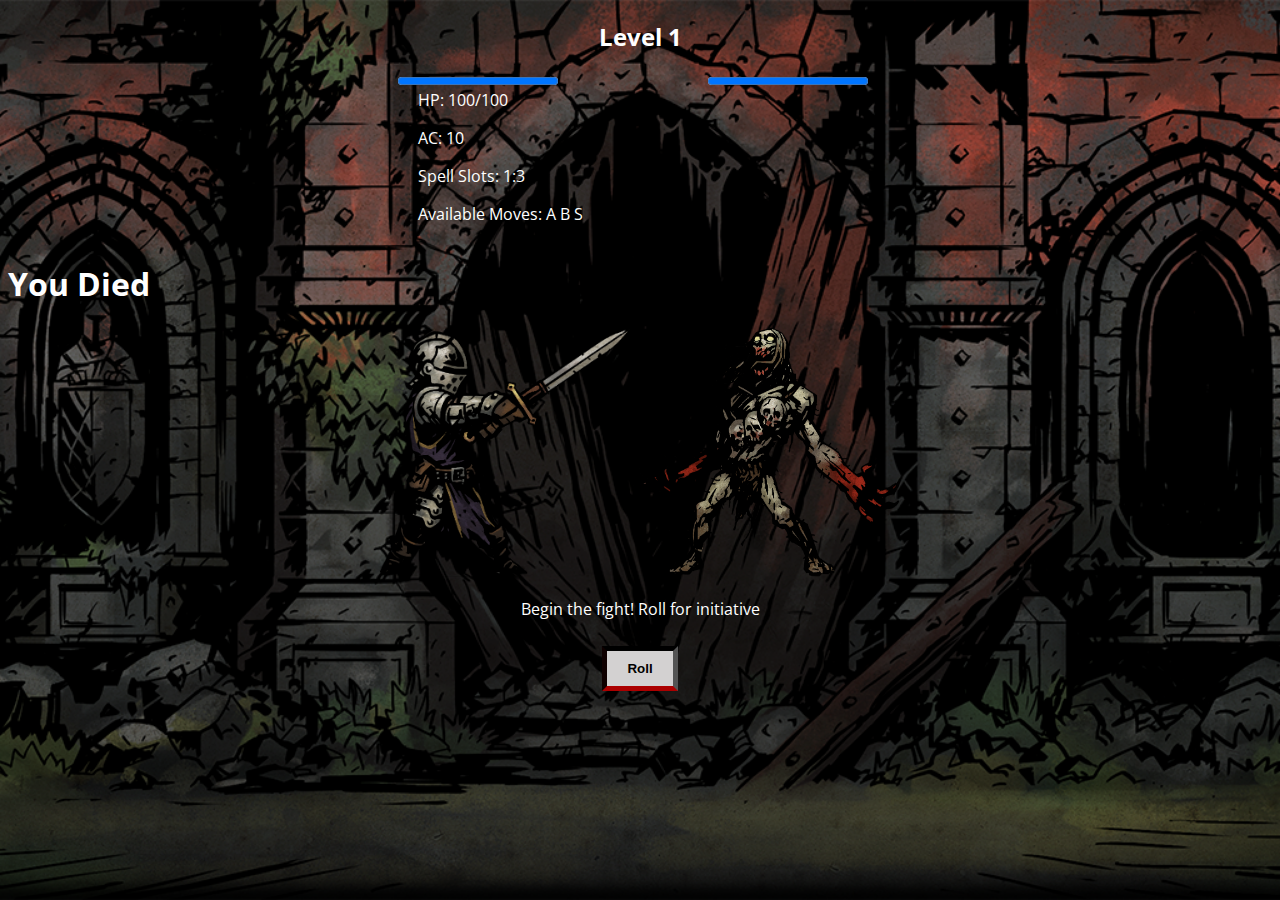
<file: Combat.html>
<!DOCTYPE html>
<html lang="en">

<head>
    <meta charset="UTF-8">
    <meta http-equiv="X-UA-Compatible" content="IE=edge">
    <meta name="viewport" content="width=device-width, initial-scale=1.0">
    <title>Document</title>

    <head>
        <link rel="stylesheet" href="style.css" />
        <link rel="preconnect" href="https://fonts.googleapis.com">
        <link rel="preconnect" href="https://fonts.gstatic.com" crossorigin>
        <link href="https://fonts.googleapis.com/css2?family=Open+Sans:wght@300&display=swap" rel="stylesheet">
        <title> HTML Game </title>
    </head>

    <!-- Title Area -->
    <header>
        <h2>
            Level 1
        </h2>
    </header>

    <!--Im a busty man-->

<body>

    <!-- HUD (Health bar, Spell Slots, Actions)-->
    <div id="HUD">
        <progress id="HealthBar" value="100" max="100"></progress><progress id="EnemyHealthBar" value="100" max="100"></progress>
        <div id="HUDText">
            <p id="HealthText" title="The amount of health the player has. 
They will die when it reaches 0">HP: 100/100</p>
            <p id="ACText" title="Armor Class: The enemies will need 
to roll higher than your AC to hit you or will miss.">AC: 10</p>
            <p id="SpellsText" title="Available Spell Slots: Each spell uses up a spell slot,
and there are different levels a spell can be cast,
higher levels dealing more damage. For example,
1:3 means you have 3 first level spell slots">Spell Slots: 1:3 </p>
            <p id="AvailableText" title="Shows the available moves you can make before you end your turn. 
A = 1 Action, B = 1 Bonus Action, S = 1 Spell">Available Moves: A B S</p>
        </div>

    </div>

    <!--Death Message-->
    <div id="DeathWindow">
        <h1>You Died</h1>
    </div>


    <!-- Character Portraits -->
    <div class="PortraitArea">
        <div class="Portait" id="PlayerPortrait">
            <img src="CrusaderImg.png" height="250">
        </div>
        <div class="Portrait" id="EnemyPortrait">
            <img src="GhoulImg.png" height="250">
        </div>
    </div>

    <!-- Text Display -->
    <div class="TextArea">
        <p id="Prompt">Begin the fight! Roll for initiative</p>
    </div>

    <!-- Initiative Container -->
    <div class="Menu" id="InitiativeArea">
        <button type="button" id="player1Roll" title="Initiative determines the order of combat turns. 
Whoever with higher initiative roll will go first" onclick='player1RollInitiative()'>Roll</button>
    </div>

    <!--End Container-->
    <div class="Menu" id="EndArea">
        
        <button type="button" id="returnToMenu" onclick = "window.location.href='startingPage.html';"> Main Menu </button>
    
    </div>
    

    <!-- Combat Container -->
    <div class="Menu" id="CombatArea">
        <button type="button" id="Action" title="One Action can be cast per Turn."
            onclick='selectAction()'>Actions</button>
        <button type="button" id="BonusActions" title="One Bonus Action can be cast per Turn."
            onclick='selectBonusAction()'>Bonus Actions</button>
        <button type="button" id="Spells" title="One Spell can be cast be turn and use a spell slot."
            onclick='selectSpell()'>Spells</button>
        <button type="button" id="Potions" title="Potions use a Bonus Action to drink."
            onclick='selectPotion()'>Potions</button>
        <button type="button" id="EndTurn" onclick='endTurn(2)'>End Turn</button>
    </div>

    <!-- Action Container -->
    <div class="Menu" id="ActionArea">
        <button type="button" class="Action" id="Attack" title="Costs 1 Action." onclick='attack()'>Attack</button>
        <button type="button" class="BackButton" id="ABack" title="Go back to Combat Menu."
            onclick='returnToMenuA()'>Back</button>
    </div>

    <!-- Bonus Action Container-->
    <div class="Menu" id="BonusActionArea">
        <button type="button" class="BonusAction" id="Pray"
            title="Costs 1 BA. Can be played once per combat. Gain ADV on your next Attack"
            onclick='pray()'>Pray</button>
        <button type="button" class="BonusAction" id="SecondWind"
            title="Costs 1 BA. Can be played once per rest. Gain one free Action this turn."
            onclick='secondWind()'>Second Wind</button>
        <button type="button" class="BackButton" id="BABack" title="Go back to Combat Menu."
            onclick='returnToMenuBA()'>Back</button>
    </div>

    <!-- Spells Container -->
    <div class="Menu" id="SpellArea">
        <button type="button" class="Spell" class="BonusAction" title = "Deal "id="Smite">Smite</button>
        <button type="button" class="Spell" class="Action">Spur Flame</button>
        <button type="button" class="BackButton" id="SBack" title="Go back to Combat Menu."
            onclick='returnToMenuS()'>Back</button>
    </div>

    <!-- Potions Container -->
    <div class="Menu" id="PotionArea">
        <button type="button" class="BackButton" id="PBack" title="Go back to Combat Menu."
            onclick='returnToMenuP()'>Back</button>
    </div>

   

    <script src="index.js"></script>
</body>

</html>
</file>
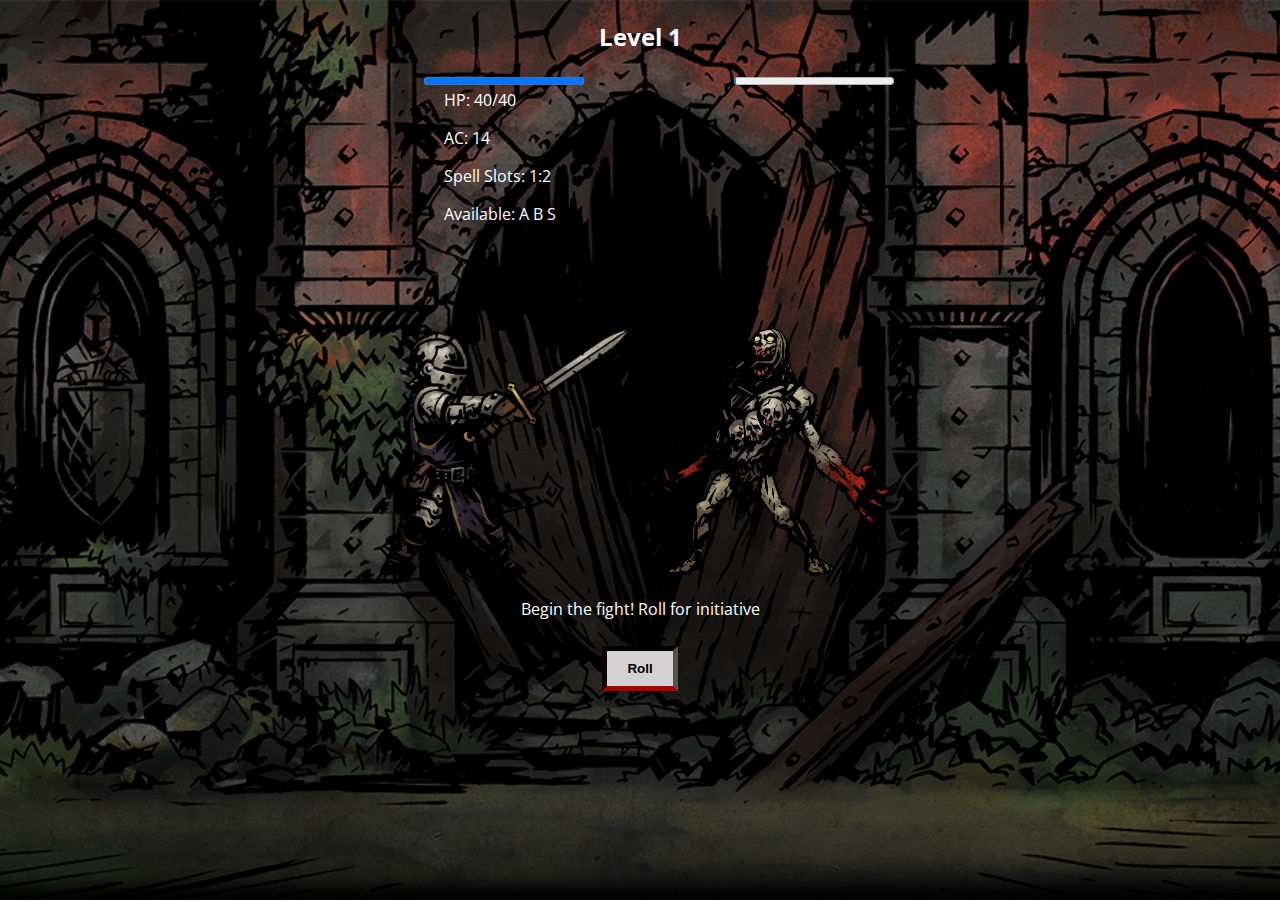
<file: Level1.html>
<!DOCTYPE html>
<html lang="en">

<head>
    <meta charset="UTF-8">
    <meta http-equiv="X-UA-Compatible" content="IE=edge">
    <meta name="viewport" content="width=device-width, initial-scale=1.0">
        <link rel="stylesheet" href="style.css" />
        <link rel="preconnect" href="https://fonts.googleapis.com">
        <link rel="preconnect" href="https://fonts.gstatic.com" crossorigin>
        <link href="https://fonts.googleapis.com/css2?family=Open+Sans:wght@300&display=swap" rel="stylesheet">
        <title>Level 1</title>
    </head>

    <!-- Title Area -->
    <header>
        <h2>
            Level 1
        </h2>
    </header>

    <!--Im a busty man-->

<body>

    <!-- HUD (Health bar, Spell Slots, Actions)-->
    <div id="HUD">
        <progress id="HealthBar" value="100" max="100"></progress><progress id="EnemyHealthBar" value="100" max="100"></progress>
        <div id="HUDText">
            <p id="HealthText" title="The amount of health the player has. 
They will die when it reaches 0">HP: 100/100</p>
            <p id="ACText" title="Armor Class: The enemies will need 
to roll higher than your AC to hit you or will miss.">AC: 10</p>
            <p id="SpellsText" title="Available Spell Slots: Each spell uses up a spell slot,
and there are different levels a spell can be cast,
higher levels dealing more damage. For example,
1:3 means you have 3 first level spell slots">Spell Slots: 1:3 </p>
            <p id="AvailableText" title="Shows the available moves you can make before you end your turn. 
A = 1 Action, B = 1 Bonus Action, S = 1 Spell">Available Moves: A B S</p>
        </div>

    </div>

    <!--Death Message-->
    <div id="PopWindow">
        <h1>You Died</h1>
    </div>


    <!-- Character Portraits -->
    <div class="PortraitArea">
        <div class="Portait" id="PlayerPortrait">
            <img src="Images/CrusaderImg.png" height="250">
        </div>
        <div class="Portrait" id="EnemyPortrait">
            <img src="Images/GhoulImg.png" height="250">
        </div>
    </div>

    <!-- Text Display -->
    <div class="TextArea">
        <p id="Prompt">Begin the fight! Roll for initiative</p>
    </div>

    <!-- Initiative Container -->
    <div class="Menu" id="InitiativeArea">
        <button type="button" id="player1Roll" title="Initiative determines the order of combat turns. 
Whoever with higher initiative roll will go first" onclick='player1RollInitiative()'>Roll</button>
    </div>

    <!--End Container-->
    <div class="Menu" id="EndArea">
        
        <button type="button" id="returnToMenu" onclick = "window.location.href='startingPage.html';"> Main Menu </button>
        <button type="button" id="nextLevel" onclick="window.location.href='Level2.html';"> Next Level</button>
    </div>
    

    <!-- Combat Container -->
    <div class="Menu" id="CombatArea">
        <button type="button" id="Action" title="One Action can be cast per Turn."
            onclick='selectAction()'>Actions</button>
        <button type="button" id="BonusActions" title="One Bonus Action can be cast per Turn."
            onclick='selectBonusAction()'>Bonus Actions</button>
        <button type="button" id="Spells" title="One Spell can be cast be turn and use a spell slot."
            onclick='selectSpellLevel()'>Spells</button>
        <button type="button" id="Potions" title="Potions use a Bonus Action to drink."
            onclick='selectPotion()'>Potions</button>
        <button type="button" id="EndTurn" onclick='endTurn(2)'>End Turn</button>
    </div>

    <!-- Action Container -->
    <div class="Menu" id="ActionArea">
        <button type="button" class="Action" id="Attack" title="Costs 1 Action." onclick='attack()'>Attack</button>
        <button type="button" class="BackButton" id="ABack" title="Go back to Combat Menu."
            onclick='returnToMenuA()'>Back</button>
    </div>

    <!-- Bonus Action Container-->
    <div class="Menu" id="BonusActionArea">
        <button type="button" class="BonusAction" id="Guidance"
            title="Costs 1 BA. Can be played once per combat. Gain ADV on your next Attack. 
ADV is advantage, letting the player roll twice to attack and using the higher roll."
            onclick='guidance()'>Guidance</button>
        <button type="button" class="BonusAction" id="SecondWind"
            title="Costs 1 BA. Can be played once per rest. Gain one free Action this turn."
            onclick='secondWind()'>Second Wind</button>
        <button type="button" class="BackButton" id="BABack" title="Go back to Combat Menu."
            onclick='returnToMenuBA()'>Back</button>
    </div>

    <!-- Spells Container -->
    <div class="Menu" id="SpellArea">
        <button type="button" class="Spell" class="BonusAction" title = "Deal "id="Smite">Smite</button>
        <button type="button" class="Spell" class="Action" id = "SpurFlame" onclick = 'spurFlame()'>Spur Flame</button>
        <button type="button" class="BackButton" id="SBack" title="Go back to Combat Menu."onclick='returnToSpellLevelS()'>Back</button>
    </div>

     <!-- Spell Level Container -->
     <div class="Menu" id="SpellLevelArea">
        <button type="button" class="Spell" class="SpellLevel" title = "Cast spell at first level. "id="FirstLevel" onclick = 'selectSpell(1)'>First Level</button>
        <button type="button" class="Spell" class="SpellLevel" title = "Cast spell at second level. "id="SecondLevel">Second Level</button>
        <button type="button" class="Spell" class="SpellLevel" title = "Cast spell at third level. "id="ThirdLevel">Third Level</button>
        <button type="button" class="BackButton" id="SLBack" title="Go back to Combat Menu."onclick='returnToMenuSL()'>Back</button>
    </div>


    <!-- Potions Container -->
    <div class="Menu" id="PotionArea">
        <button type="button" class="BackButton" id="PBack" title="Go back to Combat Menu."
            onclick='returnToMenuP()'>Back</button>
    </div>

   

    <script src="index.js"></script>
</body>

</html>
</file>
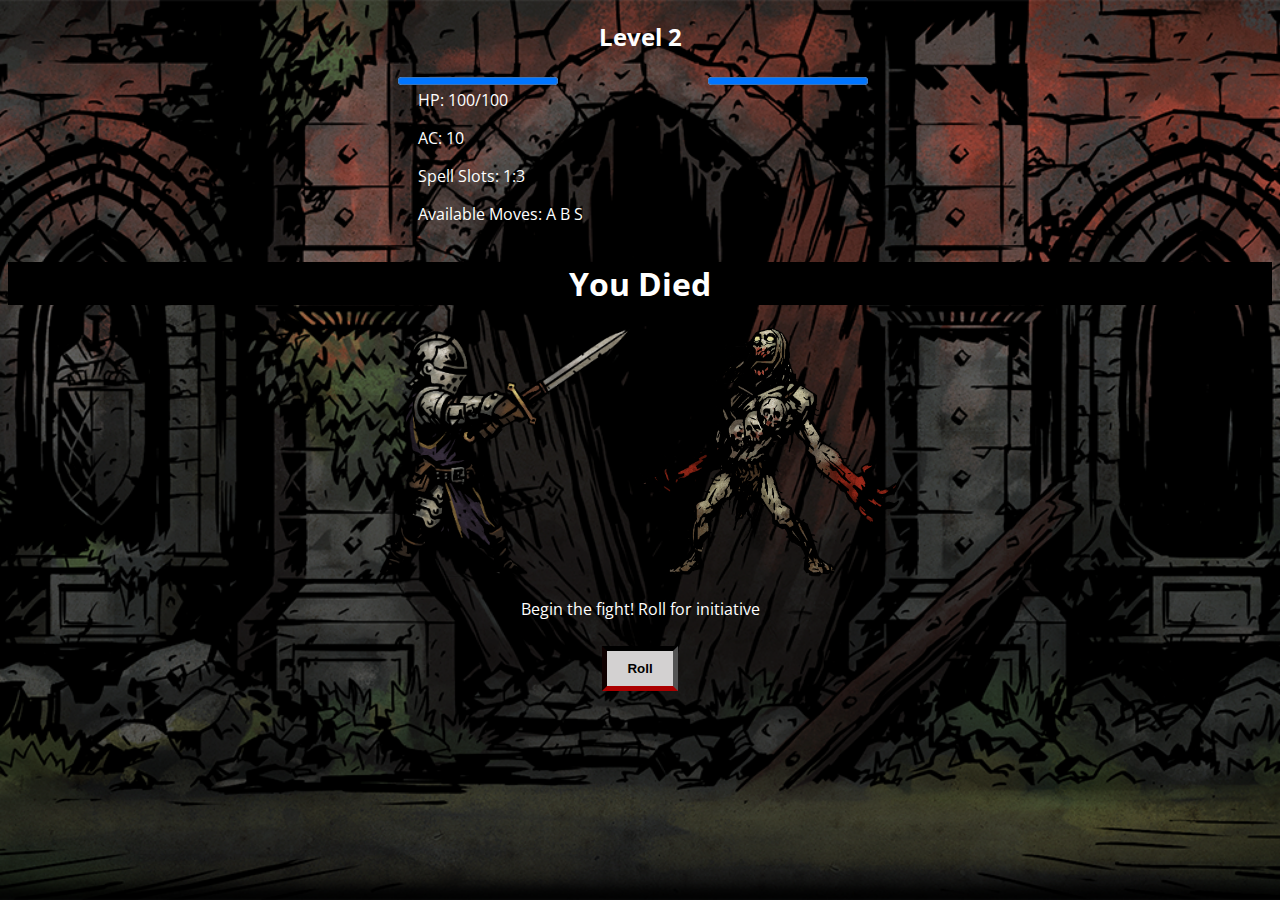
<file: Level2.html>
<!DOCTYPE html>
<html lang="en">

<head>
    <meta charset="UTF-8">
    <meta http-equiv="X-UA-Compatible" content="IE=edge">
    <meta name="viewport" content="width=device-width, initial-scale=1.0">
        <link rel="stylesheet" href="style.css" />
        <link rel="preconnect" href="https://fonts.googleapis.com">
        <link rel="preconnect" href="https://fonts.gstatic.com" crossorigin>
        <link href="https://fonts.googleapis.com/css2?family=Open+Sans:wght@300&display=swap" rel="stylesheet">
        <title>Level 1</title>
    </head>

    <!-- Title Area -->
    <header>
        <h2>
            Level 2
        </h2>
    </header>

    <!--Im a busty man-->

<body>

    <!-- HUD (Health bar, Spell Slots, Actions)-->
    <div id="HUD">
        <progress id="HealthBar" value="100" max="100"></progress><progress id="EnemyHealthBar" value="100" max="100"></progress>
        <div id="HUDText">
            <p id="HealthText" title="The amount of health the player has. 
They will die when it reaches 0">HP: 100/100</p>
            <p id="ACText" title="Armor Class: The enemies will need 
to roll higher than your AC to hit you or will miss.">AC: 10</p>
            <p id="SpellsText" title="Available Spell Slots: Each spell uses up a spell slot,
and there are different levels a spell can be cast,
higher levels dealing more damage. For example,
1:3 means you have 3 first level spell slots">Spell Slots: 1:3 </p>
            <p id="AvailableText" title="Shows the available moves you can make before you end your turn. 
A = 1 Action, B = 1 Bonus Action, S = 1 Spell">Available Moves: A B S</p>
        </div>

    </div>

    <!--Death Message-->
    <div id="PopWindow">
        <h1>You Died</h1>
    </div>


    <!-- Character Portraits -->
    <div class="PortraitArea">
        <div class="Portait" id="PlayerPortrait">
            <img src="Images/CrusaderImg.png" height="250">
        </div>
        <div class="Portrait" id="EnemyPortrait">
            <img src="Images/GhoulImg.png" height="250">
        </div>
    </div>

    <!-- Text Display -->
    <div class="TextArea">
        <p id="Prompt">Begin the fight! Roll for initiative</p>
    </div>

    <!-- Initiative Container -->
    <div class="Menu" id="InitiativeArea">
        <button type="button" id="player1Roll" title="Initiative determines the order of combat turns. 
Whoever with higher initiative roll will go first" onclick='player1RollInitiative()'>Roll</button>
    </div>

    <!--End Container-->
    <div class="Menu" id="EndArea">
        
        <button type="button" id="returnToMenu" onclick = "window.location.href='startingPage.html';"> Main Menu </button><!--These need to be changed as progession follows-->
        <button type="button" id="nextLevel" onclick="window.location.href='level2.html';"> Next Level</button>
    </div>
    

    <!-- Combat Container -->
    <div class="Menu" id="CombatArea">
        <button type="button" id="Action" title="One Action can be cast per Turn."
            onclick='selectAction()'>Actions</button>
        <button type="button" id="BonusActions" title="One Bonus Action can be cast per Turn."
            onclick='selectBonusAction()'>Bonus Actions</button>
        <button type="button" id="Spells" title="One Spell can be cast be turn and use a spell slot."
            onclick='selectSpell()'>Spells</button>
        <button type="button" id="Potions" title="Potions use a Bonus Action to drink."
            onclick='selectPotion()'>Potions</button>
        <button type="button" id="EndTurn" onclick='endTurn(2)'>End Turn</button>
    </div>

    <!-- Action Container -->
    <div class="Menu" id="ActionArea">
        <button type="button" class="Action" id="Attack" title="Costs 1 Action." onclick='attack()'>Attack</button>
        <button type="button" class="BackButton" id="ABack" title="Go back to Combat Menu."
            onclick='returnToMenuA()'>Back</button>
    </div>

    <!-- Bonus Action Container-->
    <div class="Menu" id="BonusActionArea">
        <button type="button" class="BonusAction" id="Pray"
            title="Costs 1 BA. Can be played once per combat. Gain ADV on your next Attack"
            onclick='pray()'>Pray</button>
        <button type="button" class="BonusAction" id="SecondWind"
            title="Costs 1 BA. Can be played once per rest. Gain one free Action this turn."
            onclick='secondWind()'>Second Wind</button>
        <button type="button" class="BackButton" id="BABack" title="Go back to Combat Menu."
            onclick='returnToMenuBA()'>Back</button>
    </div>

    <!-- Spells Container -->
    <div class="Menu" id="SpellArea">
        <button type="button" class="Spell" class="BonusAction" title = "Deal "id="Smite">Smite</button>
        <button type="button" class="Spell" class="Action">Spur Flame</button>
        <button type="button" class="BackButton" id="SBack" title="Go back to Combat Menu."
            onclick='returnToMenuS()'>Back</button>
    </div>

    <!-- Spell Level Container -->
    <div class="Menu" id="SpellLevelArea">
        <button type="button" class="Spell" class="SpellLevel" title = "Cast spell at first level. "id="FirstLevel">First Level</button>
        <button type="button" class="Spell" class="SpellLevel" title = "Cast spell at second level. "id="secondLevel">Second Level</button>
        <button type="button" class="Spell" class="SpellLevel" title = "Cast spell at third level. "id="thirdLevel">Third Level</button>
        <button type="button" class="BackButton" id="SLBack" title="Go back to Combat Menu."
            onclick='returnToMenuS()'>Back</button>
    </div>

    <!-- Potions Container -->
    <div class="Menu" id="PotionArea">
        <button type="button" class="BackButton" id="PBack" title="Go back to Combat Menu."
            onclick='returnToMenuP()'>Back</button>
    </div>

   

    <script src="index.js"></script>
</body>

</html>
</file>
<file: style.css>
html{
    height: 100%;
}


body{
    font-family: 'Open Sans', sans-serif;
    background: url('Images/CryptBackground.png');
    background-position: center;
    background-size:cover;
    background-repeat: no-repeat;
    color:white;
}
header{
    text-align: center;
}
.PortraitArea{
    position:relative;
    display:flex;
    justify-content:center;
    margin-left:50px;
    margin-right:50px;
    background-size: cover;
    
}
.TextArea{
    text-align: center;
}
#HUD {
    display:flex;
    justify-content: center;
}
.Menu{
    justify-content:center;
    display:none;
}
button{
    padding:10px 20px;
    margin-left:25px;
    margin-right:25px;
    margin-top:10px;
}
#InitiativeArea{
    justify-content:center;
    display:flex;
}
#EnemyHealthBar {
    position:relative;
    left:150px;
}
#HUDText {
    position:relative;
    right:300px;
}

#PopWindow{
    position: relative;
    display: block;
    text-align: center;
    margin: auto;
    background-color: rgb(0, 0, 0);
    opacity: 1;
    
}

button{
    background-color: rgb(211, 209, 209);
    color: rgb(0, 0, 0);
    font-weight:600;
    border-width: .4em;
    border-style:inset;
    border-bottom-color: rgb(87, 0, 0);
    border-left-color: rgb(100, 0, 0)
}

button:hover{
    color: red;
    background-color: rgb(51, 51, 51);
}
</file>
